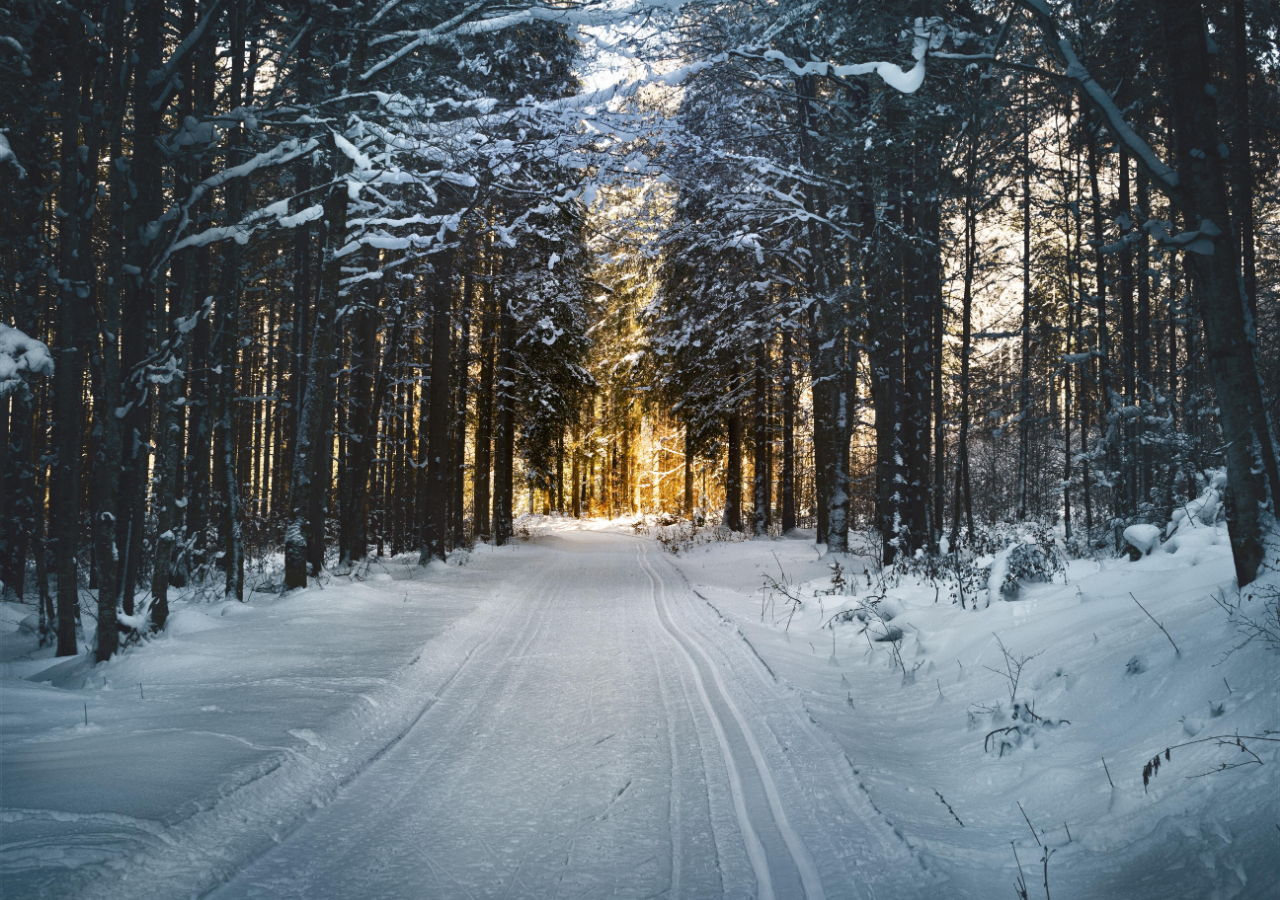
<file: BlurHover (HTML SCSS CSS)/index.html>
<!DOCTYPE html>
<html lang="en">

<head>
    <meta charset="UTF-8">
    <meta name="viewport" content="width=device-width, initial-scale=1.0">
    <title>Document</title>

    <link rel="stylesheet" href="assets/css/style.css">
</head>

<body>
    <section class="conteiner">
        <div class="conteiner__loyer-one"></div>
        <div class="conteiner__loyer-two"></div>
    </section>



</body>

</html>
</file>
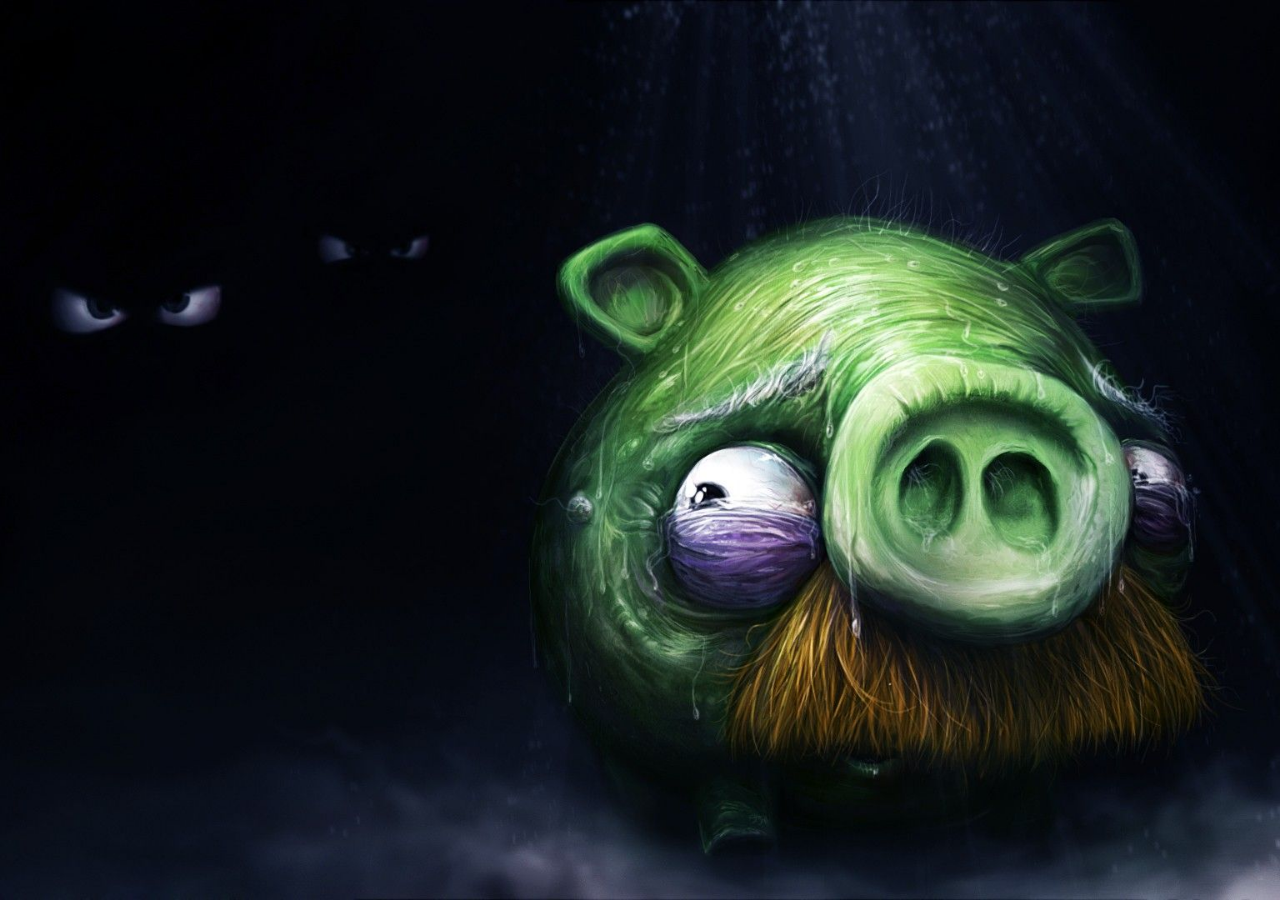
<file: CssVar/index.html>
<!DOCTYPE html>
<html lang="en">

<head>
    <meta charset="UTF-8">
    <meta name="viewport" content="width=device-width, initial-scale=1.0">
    <title>Document</title>
    <link rel="stylesheet" href="assets/css/style.css">
</head>

<body>
    <section class="section">
        <div class="section__content"></div>
    </section>

    <script src="assets/js/main.js"></script>

</body>

</html>
</file>
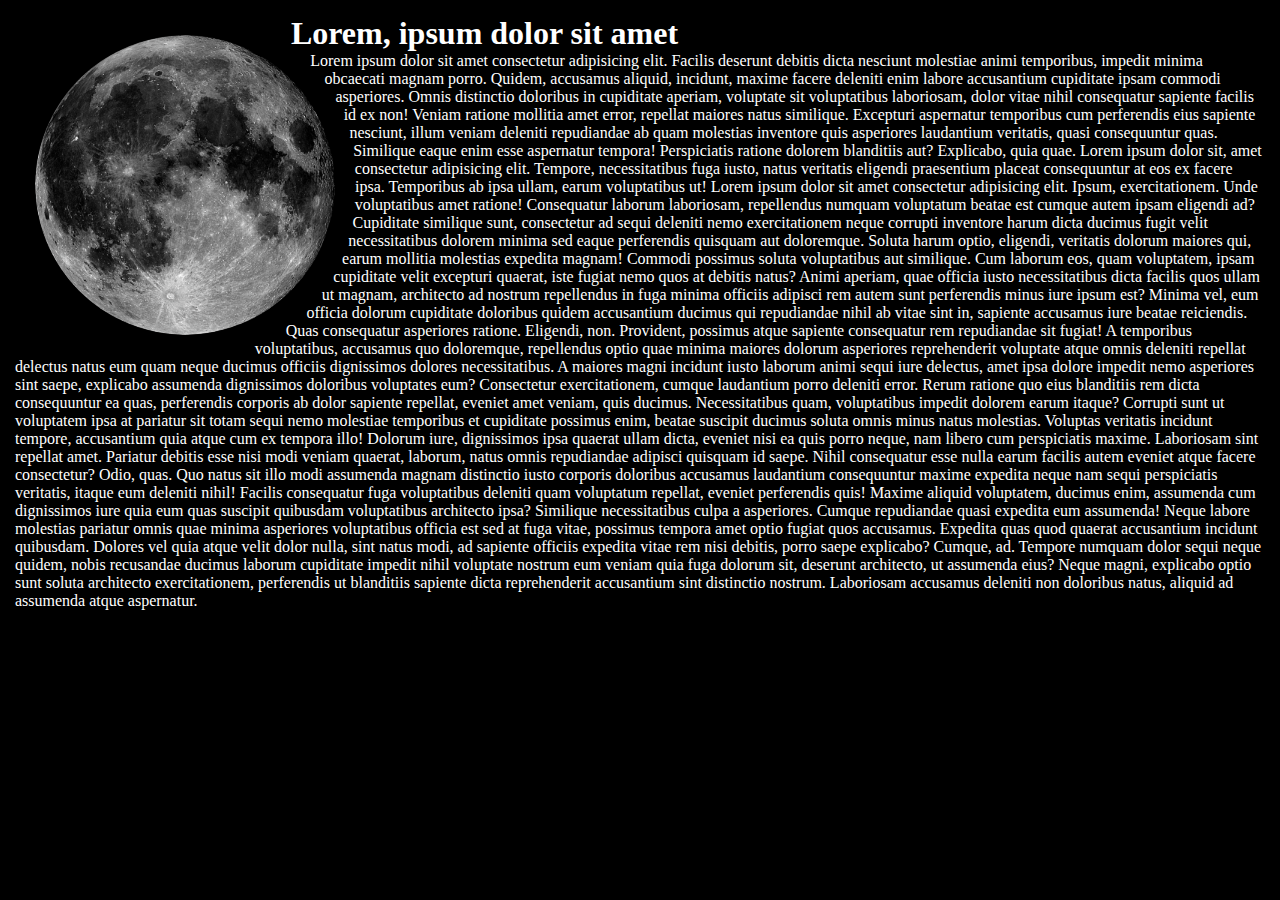
<file: Flow around image(HTML SCSS CSS)/index.html>
<!DOCTYPE html>
<html lang="en">

<head>
    <meta charset="UTF-8">
    <meta name="viewport" content="width=device-width, initial-scale=1.0">
    <title>Document</title>
    <link rel="stylesheet" href="assets/css/style.css">
</head>

<body>
    <section>
        <div class="circle circle-one">
            <img class="img" src="assets/img/sun.png" alt="">
        </div>   

        <div class="text">
            <h1>Lorem, ipsum dolor sit amet</h1>
            <p>Lorem ipsum dolor sit amet consectetur adipisicing elit. Facilis deserunt debitis dicta nesciunt
                molestiae animi temporibus, impedit minima obcaecati magnam porro. Quidem, accusamus aliquid, incidunt,
                maxime facere deleniti enim labore accusantium cupiditate ipsam commodi asperiores. Omnis distinctio
                doloribus in cupiditate aperiam, voluptate sit voluptatibus laboriosam, dolor vitae nihil consequatur
                sapiente facilis id ex non! Veniam ratione mollitia amet error, repellat maiores natus similique.
                Excepturi aspernatur temporibus cum perferendis eius sapiente nesciunt, illum veniam deleniti
                repudiandae ab quam molestias inventore quis asperiores laudantium veritatis, quasi consequuntur quas.
                Similique eaque enim esse aspernatur tempora! Perspiciatis ratione dolorem blanditiis aut? Explicabo,
                quia quae. Lorem ipsum dolor sit, amet consectetur adipisicing elit. Tempore, necessitatibus fuga iusto,
                natus veritatis eligendi praesentium placeat consequuntur at eos ex facere ipsa. Temporibus ab ipsa
                ullam, earum voluptatibus ut! Lorem ipsum dolor sit amet consectetur adipisicing elit. Ipsum,
                exercitationem. Unde voluptatibus amet ratione! Consequatur laborum laboriosam, repellendus numquam
                voluptatum beatae est cumque autem ipsam eligendi ad? Cupiditate similique sunt, consectetur ad sequi
                deleniti nemo exercitationem neque corrupti inventore harum dicta ducimus fugit velit necessitatibus
                dolorem minima sed eaque perferendis quisquam aut doloremque. Soluta harum optio, eligendi, veritatis
                dolorum maiores qui, earum mollitia molestias expedita magnam! Commodi possimus soluta voluptatibus aut
                similique. Cum laborum eos, quam voluptatem, ipsam cupiditate velit excepturi quaerat, iste fugiat nemo
                quos at debitis natus? Animi aperiam, quae officia iusto necessitatibus dicta facilis quos ullam ut
                magnam, architecto ad nostrum repellendus in fuga minima officiis adipisci rem autem sunt perferendis
                minus iure ipsum est? Minima vel, eum officia dolorum cupiditate doloribus quidem accusantium ducimus
                qui repudiandae nihil ab vitae sint in, sapiente accusamus iure beatae reiciendis. Quas consequatur
                asperiores ratione. Eligendi, non. Provident, possimus atque sapiente consequatur rem repudiandae sit
                fugiat! A temporibus voluptatibus, accusamus quo doloremque, repellendus optio quae minima maiores
                dolorum asperiores reprehenderit voluptate atque omnis deleniti repellat delectus natus eum quam neque
                ducimus officiis dignissimos dolores necessitatibus. A maiores magni incidunt iusto laborum animi sequi
                iure delectus, amet ipsa dolore impedit nemo asperiores sint saepe, explicabo assumenda dignissimos
                doloribus voluptates eum? Consectetur exercitationem, cumque laudantium porro deleniti error. Rerum
                ratione quo eius blanditiis rem dicta consequuntur ea quas, perferendis corporis ab dolor sapiente
                repellat, eveniet amet veniam, quis ducimus. Necessitatibus quam, voluptatibus impedit dolorem earum
                itaque? Corrupti sunt ut voluptatem ipsa at pariatur sit totam sequi nemo molestiae temporibus et
                cupiditate possimus enim, beatae suscipit ducimus soluta omnis minus natus molestias. Voluptas veritatis
                incidunt tempore, accusantium quia atque cum ex tempora illo! Dolorum iure, dignissimos ipsa quaerat
                ullam dicta, eveniet nisi ea quis porro neque, nam libero cum perspiciatis maxime. Laboriosam sint
                repellat amet. Pariatur debitis esse nisi modi veniam quaerat, laborum, natus omnis repudiandae adipisci
                quisquam id saepe. Nihil consequatur esse nulla earum facilis autem eveniet atque facere consectetur?
                Odio, quas. Quo natus sit illo modi assumenda magnam distinctio iusto corporis doloribus accusamus
                laudantium consequuntur maxime expedita neque nam sequi perspiciatis veritatis, itaque eum deleniti
                nihil! Facilis consequatur fuga voluptatibus deleniti quam voluptatum repellat, eveniet perferendis
                quis! Maxime aliquid voluptatem, ducimus enim, assumenda cum dignissimos iure quia eum quas suscipit
                quibusdam voluptatibus architecto ipsa? Similique necessitatibus culpa a asperiores. Cumque repudiandae
                quasi expedita eum assumenda! Neque labore molestias pariatur omnis quae minima asperiores voluptatibus
                officia est sed at fuga vitae, possimus tempora amet optio fugiat quos accusamus. Expedita quas quod
                quaerat accusantium incidunt quibusdam. Dolores vel quia atque velit dolor nulla, sint natus modi, ad
                sapiente officiis expedita vitae rem nisi debitis, porro saepe explicabo? Cumque, ad. Tempore numquam
                dolor sequi neque quidem, nobis recusandae ducimus laborum cupiditate impedit nihil voluptate nostrum
                eum veniam quia fuga dolorum sit, deserunt architecto, ut assumenda eius? Neque magni, explicabo optio
                sunt soluta architecto exercitationem, perferendis ut blanditiis sapiente dicta reprehenderit
                accusantium sint distinctio nostrum. Laboriosam accusamus deleniti non doloribus natus, aliquid ad
                assumenda atque aspernatur.
            </p>
        </div>
    </section>
</body>

</html>
</file>
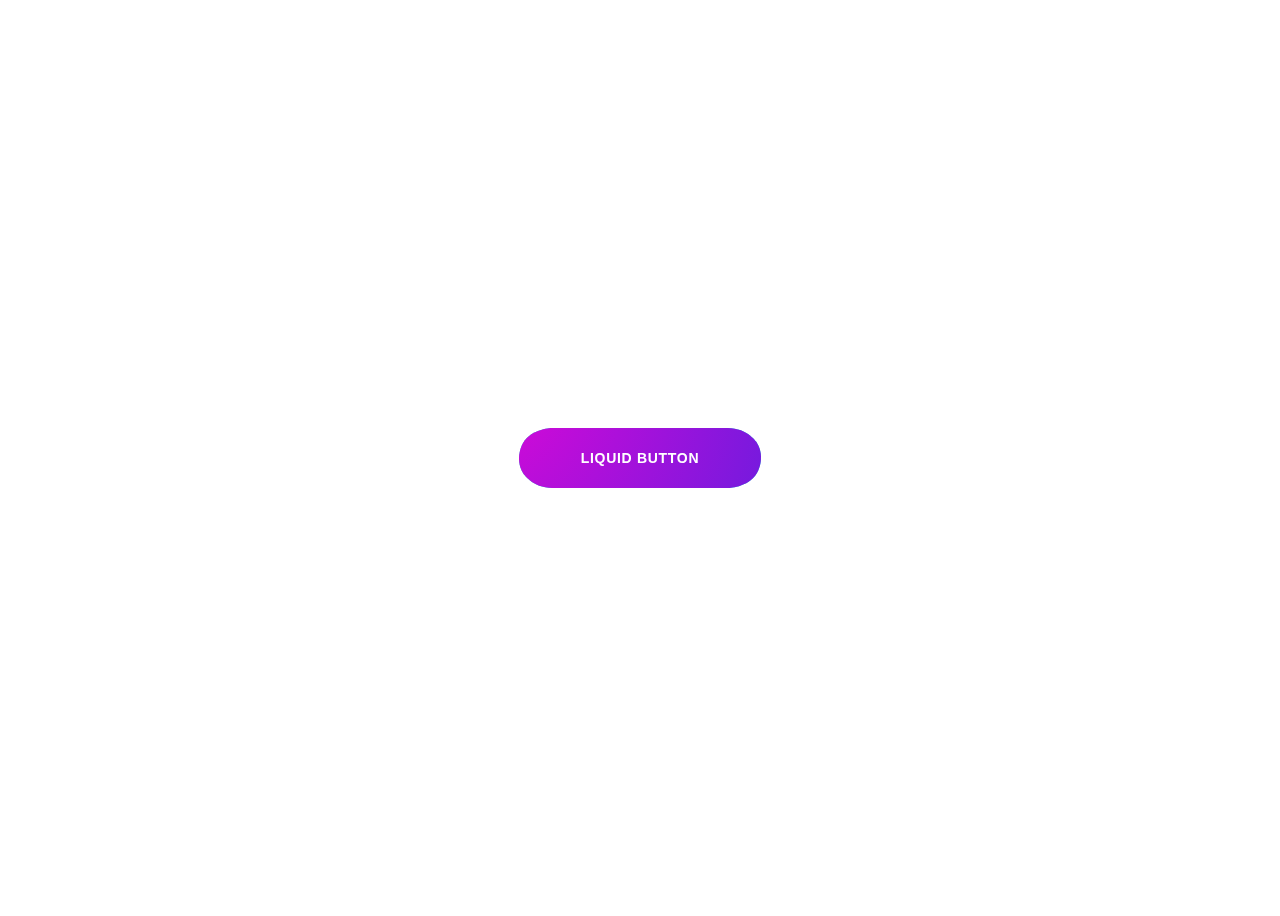
<file: LiquidButton(HTML SCSS CSS JS )/index.html>
<!DOCTYPE html>
<html lang="en">

<head>
    <meta charset="UTF-8">
    <meta name="viewport" content="width=device-width, initial-scale=1.0">
    <title>Document</title>
    <link rel="stylesheet" href="assets/css/style.css">
</head>

<body>
    <a href="" class="btn-liquid">
        <span class="inner">Liquid button</span>
    </a> 

    <script src="https://code.jquery.com/jquery-3.5.1.min.js"></script>
    <script src="assets/js/main.js"></script>
</body>

</html>
</file>
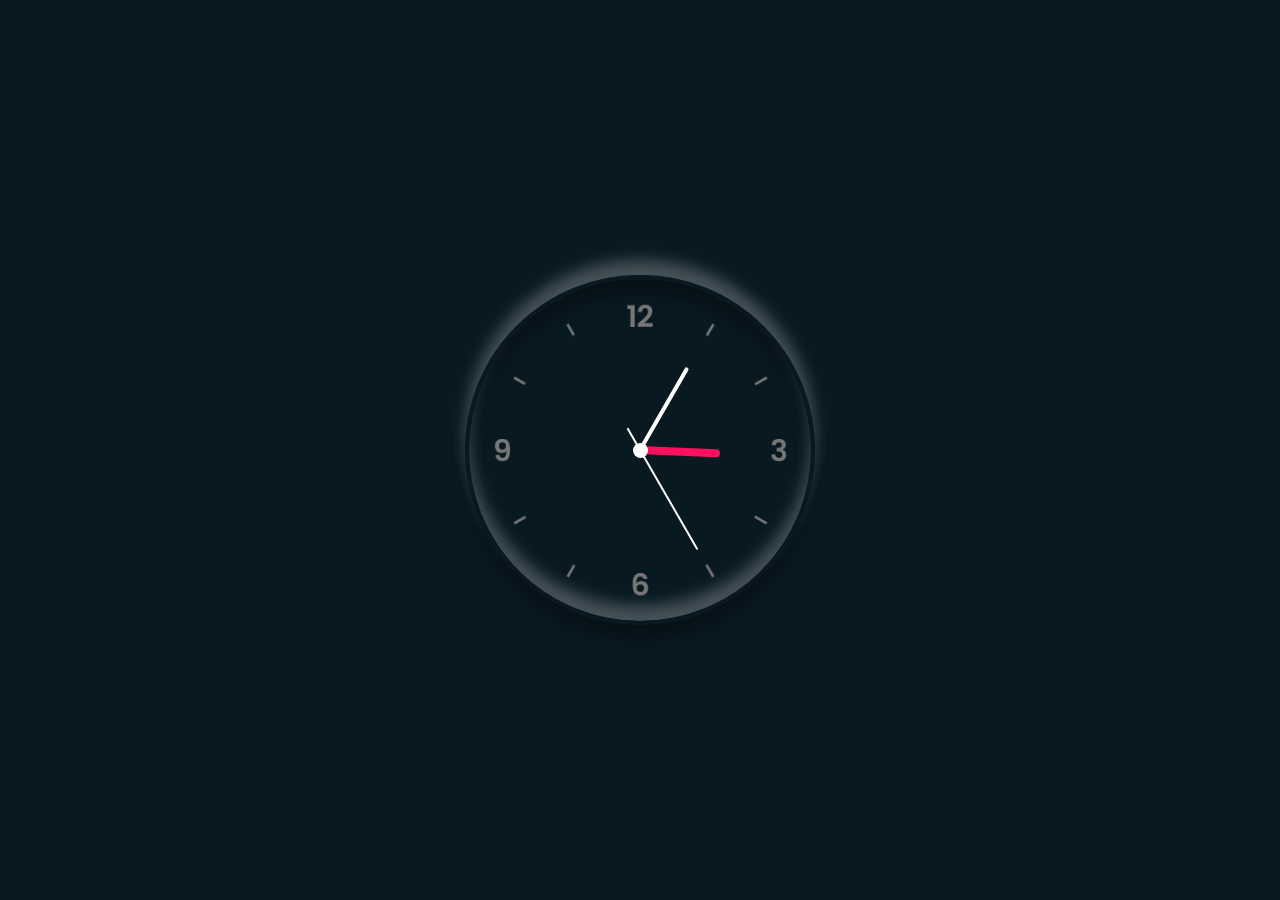
<file: PerfectTiming/index.html>
<!DOCTYPE html>
<html lang="en">

<head>
    <meta charset="UTF-8">
    <meta name="viewport" content="width=device-width, initial-scale=1.0">
    <title>Document</title>
    <link rel="stylesheet" href="assets/css/style.css">
</head>

<body>

    <section>
        <div class="clock">
            <div class="clock__hour">
                <div class="clock__hr"></div>
            </div>
            <div class="clock__min">
                <div class="clock__mn"></div>
            </div>
            <div class="clock__sec">
                <div class="clock__sc"></div>
            </div>
        </div>
    </section>

</body>

<script src="assets/js/main.js"></script>

</html>
</file>
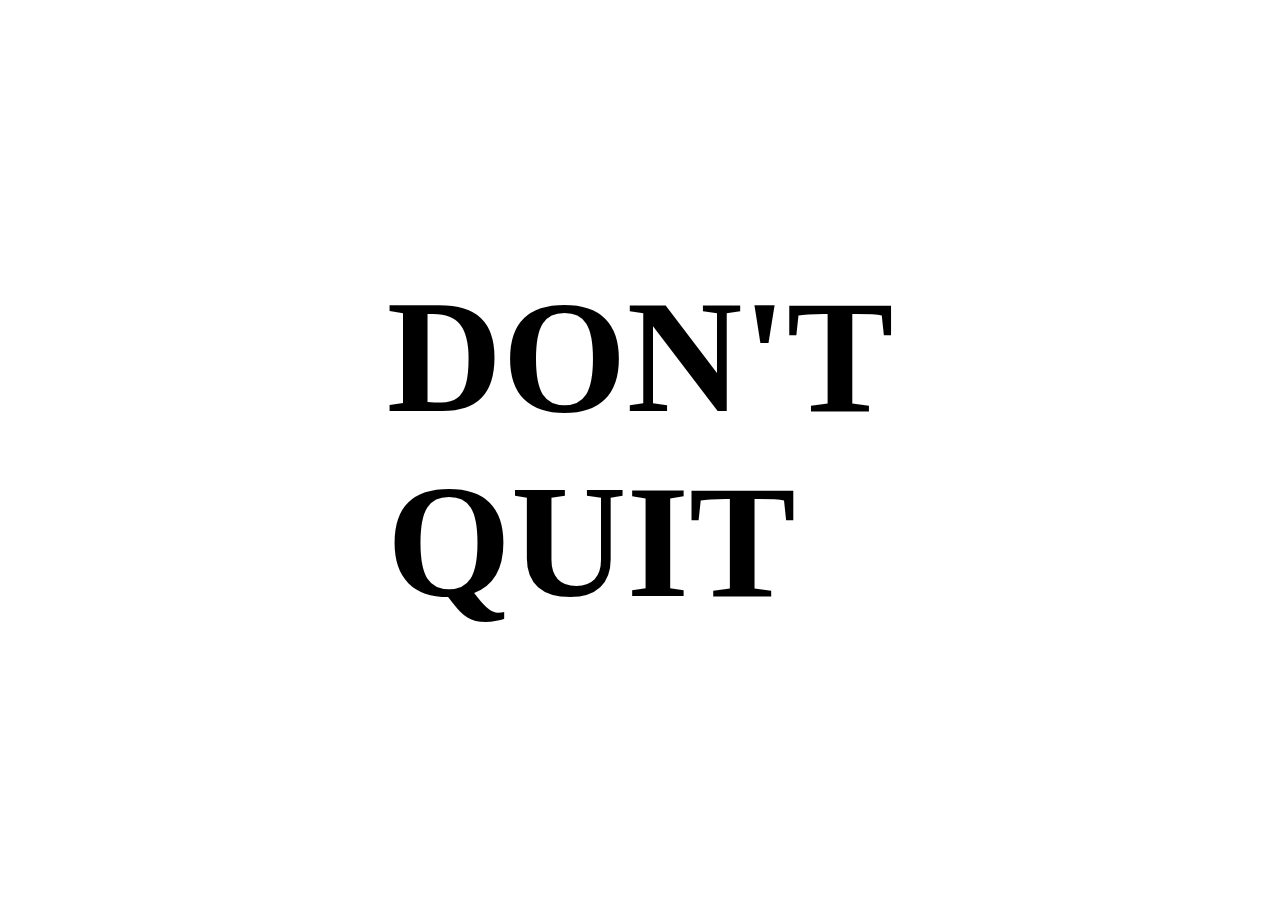
<file: StrikethroughText/index.html>
<!DOCTYPE html>
<html lang="en">

<head>
    <meta charset="UTF-8">
    <meta name="viewport" content="width=device-width, initial-scale=1.0">
    <title>Document</title>
    <link rel="stylesheet" href="assets/css/style.css">
</head>

<body>
    <h1>
        <span class="text">Do<span class="hide">n't</span></span>
        <span class="text"><span class="hide">Qu</span>it</span>
    </h1>
</body>

</html>
</file>
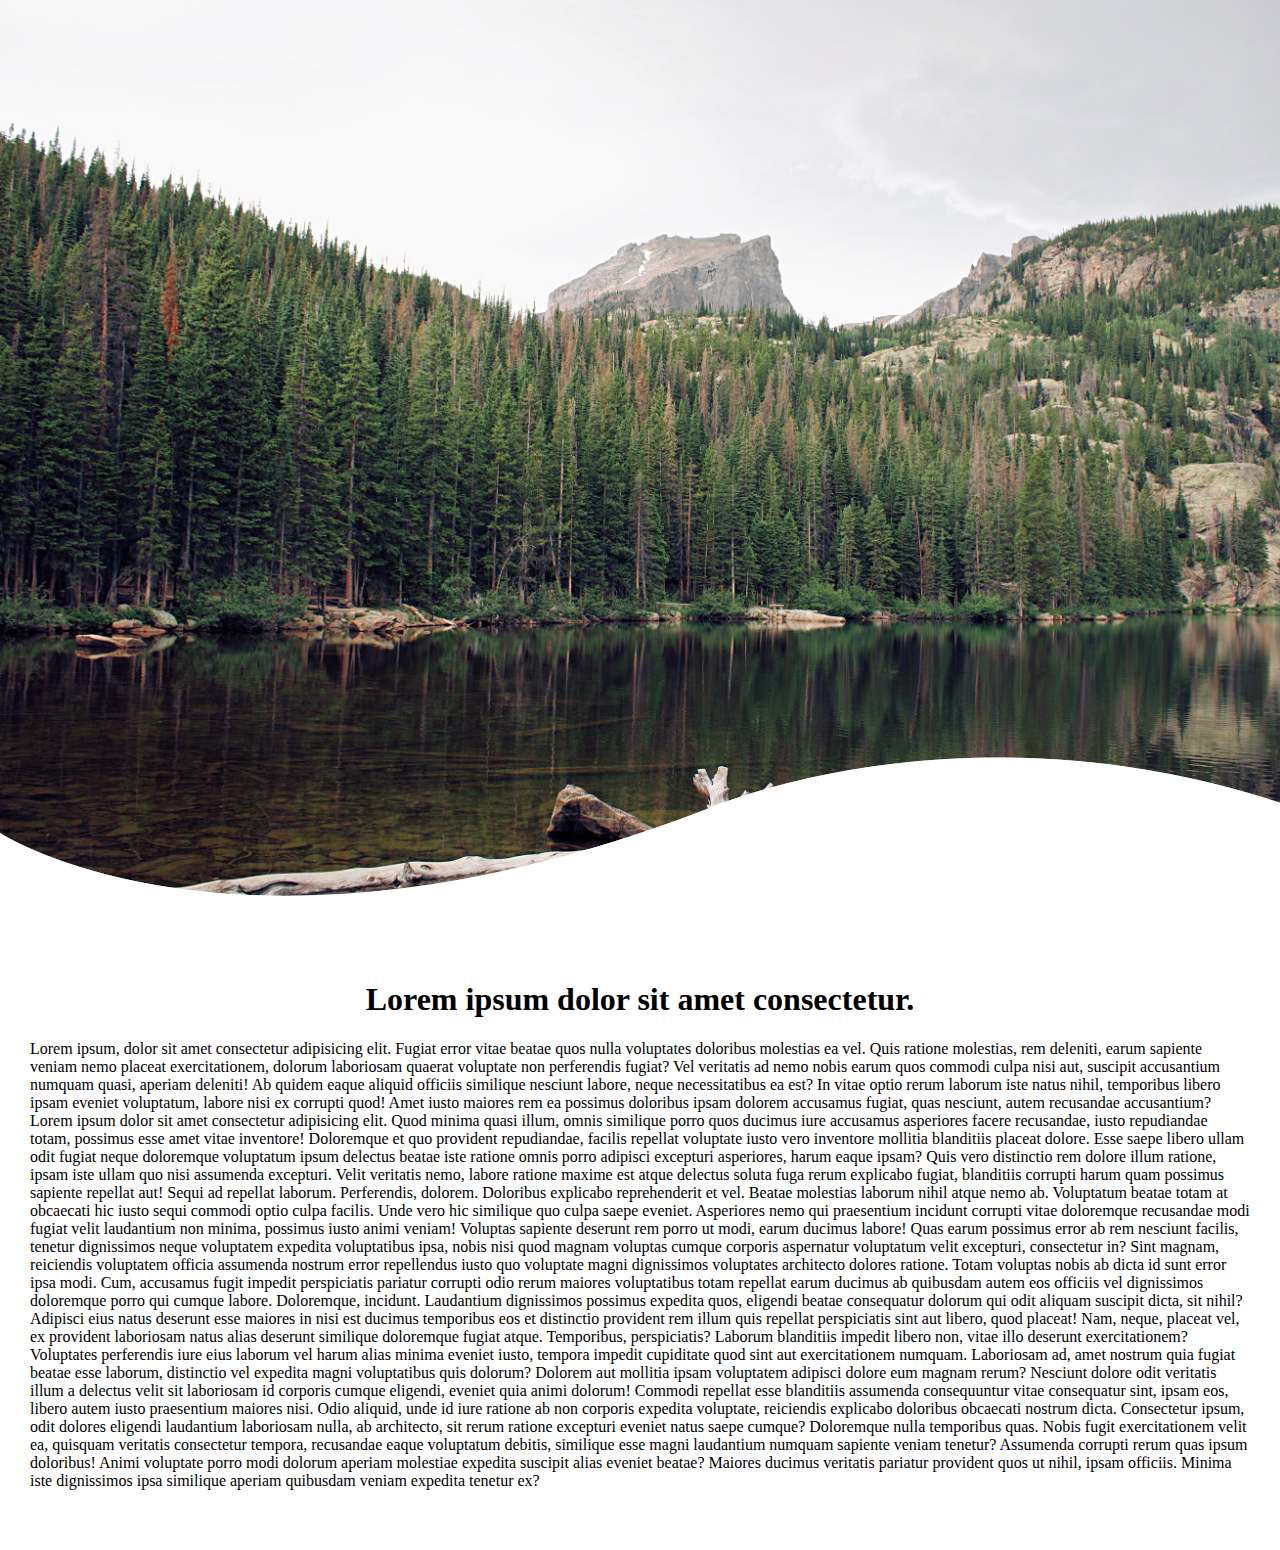
<file: Wave (HTML SCSS CSS)/index.html>
<!DOCTYPE html>
<html lang="en">

<head>
    <meta charset="UTF-8">
    <meta name="viewport" content="width=device-width, initial-scale=1.0">
    <title>Document</title>

    <link rel="stylesheet" href="assets/css/style.css">
</head>

<body>
    <section class="wave-wrapp">
        <div class="wave"></div>
    </section>

    <section class="content">
        <h1 class="tittle">Lorem ipsum dolor sit amet consectetur.</h1>
        Lorem ipsum, dolor sit amet consectetur adipisicing elit. Fugiat error vitae beatae quos nulla voluptates
        doloribus molestias ea vel. Quis ratione molestias, rem deleniti, earum sapiente veniam nemo placeat
        exercitationem, dolorum laboriosam quaerat voluptate non perferendis fugiat? Vel veritatis ad nemo nobis earum
        quos commodi culpa nisi aut, suscipit accusantium numquam quasi, aperiam deleniti! Ab quidem eaque aliquid
        officiis similique nesciunt labore, neque necessitatibus ea est? In vitae optio rerum laborum iste natus nihil,
        temporibus libero ipsam eveniet voluptatum, labore nisi ex corrupti quod! Amet iusto maiores rem ea possimus
        doloribus ipsam dolorem accusamus fugiat, quas nesciunt, autem recusandae accusantium? Lorem ipsum dolor sit
        amet consectetur adipisicing elit. Quod minima quasi illum, omnis similique porro quos ducimus iure accusamus
        asperiores facere recusandae, iusto repudiandae totam, possimus esse amet vitae inventore! Doloremque et quo
        provident repudiandae, facilis repellat voluptate iusto vero inventore mollitia blanditiis placeat dolore. Esse
        saepe libero ullam odit fugiat neque doloremque voluptatum ipsum delectus beatae iste ratione omnis porro
        adipisci excepturi asperiores, harum eaque ipsam? Quis vero distinctio rem dolore illum ratione, ipsam iste
        ullam quo nisi assumenda excepturi. Velit veritatis nemo, labore ratione maxime est atque delectus soluta fuga
        rerum explicabo fugiat, blanditiis corrupti harum quam possimus sapiente repellat aut! Sequi ad repellat
        laborum. Perferendis, dolorem. Doloribus explicabo reprehenderit et vel. Beatae molestias laborum nihil atque
        nemo ab. Voluptatum beatae totam at obcaecati hic iusto sequi commodi optio culpa facilis. Unde vero hic
        similique quo culpa saepe eveniet. Asperiores nemo qui praesentium incidunt corrupti vitae doloremque recusandae
        modi fugiat velit laudantium non minima, possimus iusto animi veniam! Voluptas sapiente deserunt rem porro ut
        modi, earum ducimus labore! Quas earum possimus error ab rem nesciunt facilis, tenetur dignissimos neque
        voluptatem expedita voluptatibus ipsa, nobis nisi quod magnam voluptas cumque corporis aspernatur voluptatum
        velit excepturi, consectetur in? Sint magnam, reiciendis voluptatem officia assumenda nostrum error repellendus
        iusto quo voluptate magni dignissimos voluptates architecto dolores ratione. Totam voluptas nobis ab dicta id
        sunt error ipsa modi. Cum, accusamus fugit impedit perspiciatis pariatur corrupti odio rerum maiores
        voluptatibus totam repellat earum ducimus ab quibusdam autem eos officiis vel dignissimos doloremque porro qui
        cumque labore. Doloremque, incidunt. Laudantium dignissimos possimus expedita quos, eligendi beatae consequatur
        dolorum qui odit aliquam suscipit dicta, sit nihil? Adipisci eius natus deserunt esse maiores in nisi est
        ducimus temporibus eos et distinctio provident rem illum quis repellat perspiciatis sint aut libero, quod
        placeat! Nam, neque, placeat vel, ex provident laboriosam natus alias deserunt similique doloremque fugiat
        atque. Temporibus, perspiciatis? Laborum blanditiis impedit libero non, vitae illo deserunt exercitationem?
        Voluptates perferendis iure eius laborum vel harum alias minima eveniet iusto, tempora impedit cupiditate quod
        sint aut exercitationem numquam. Laboriosam ad, amet nostrum quia fugiat beatae esse laborum, distinctio vel
        expedita magni voluptatibus quis dolorum? Dolorem aut mollitia ipsam voluptatem adipisci dolore eum magnam
        rerum? Nesciunt dolore odit veritatis illum a delectus velit sit laboriosam id corporis cumque eligendi, eveniet
        quia animi dolorum! Commodi repellat esse blanditiis assumenda consequuntur vitae consequatur sint, ipsam eos,
        libero autem iusto praesentium maiores nisi. Odio aliquid, unde id iure ratione ab non corporis expedita
        voluptate, reiciendis explicabo doloribus obcaecati nostrum dicta. Consectetur ipsum, odit dolores eligendi
        laudantium laboriosam nulla, ab architecto, sit rerum ratione excepturi eveniet natus saepe cumque? Doloremque
        nulla temporibus quas. Nobis fugit exercitationem velit ea, quisquam veritatis consectetur tempora, recusandae
        eaque voluptatum debitis, similique esse magni laudantium numquam sapiente veniam tenetur? Assumenda corrupti
        rerum quas ipsum doloribus! Animi voluptate porro modi dolorum aperiam molestiae expedita suscipit alias eveniet
        beatae? Maiores ducimus veritatis pariatur provident quos ut nihil, ipsam officiis. Minima iste dignissimos ipsa
        similique aperiam quibusdam veniam expedita tenetur ex?
    </section>

</body>

</html>
</file>
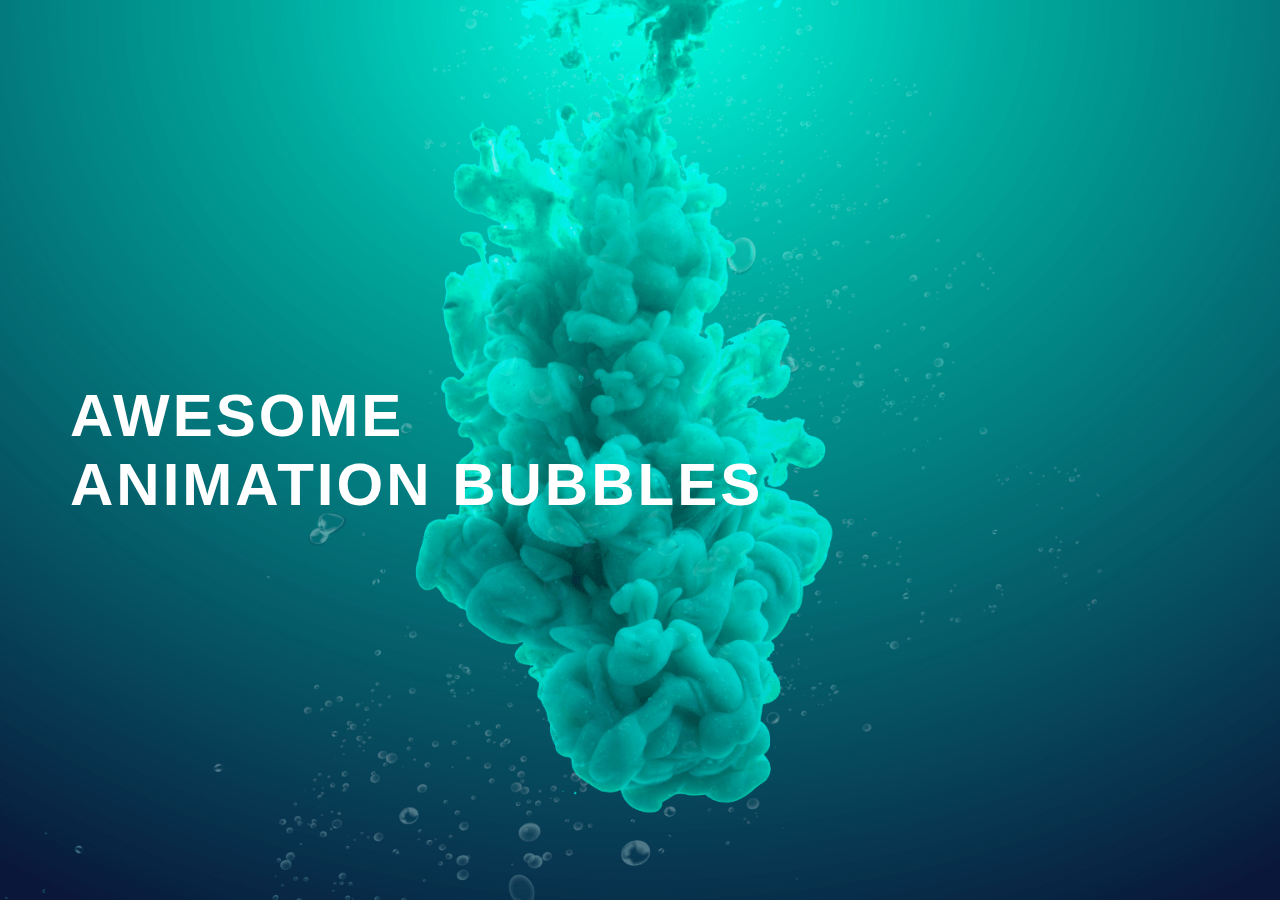
<file: background/Bubble(HTML SCSS CSS)/index.html>
<!DOCTYPE html>
<html lang="en">

<head>
    <meta charset="UTF-8">
    <meta name="viewport" content="width=device-width, initial-scale=1.0">
    <title>Document</title>
    <link rel="stylesheet" href="assets/css/style.css">
</head>

<body>
    <section class="bg">
        <div class="bg__content">
            <h1 class="bg__tittle">Awesome<br> animation bubbles</h1>
        </div>
        <div class="bg__bubble-wrapp">
            <img src="assets/img/bubble.png" alt="" class="bg__bubble">
            <img src="assets/img/bubble.png" alt="" class="bg__bubble">
            <img src="assets/img/bubble.png" alt="" class="bg__bubble">
            <img src="assets/img/bubble.png" alt="" class="bg__bubble">
            <img src="assets/img/bubble.png" alt="" class="bg__bubble">
            <img src="assets/img/bubble.png" alt="" class="bg__bubble">
            <img src="assets/img/bubble.png" alt="" class="bg__bubble">
            <img src="assets/img/bubble.png" alt="" class="bg__bubble">
        </div>
    </section>



</body>

</html>
</file>
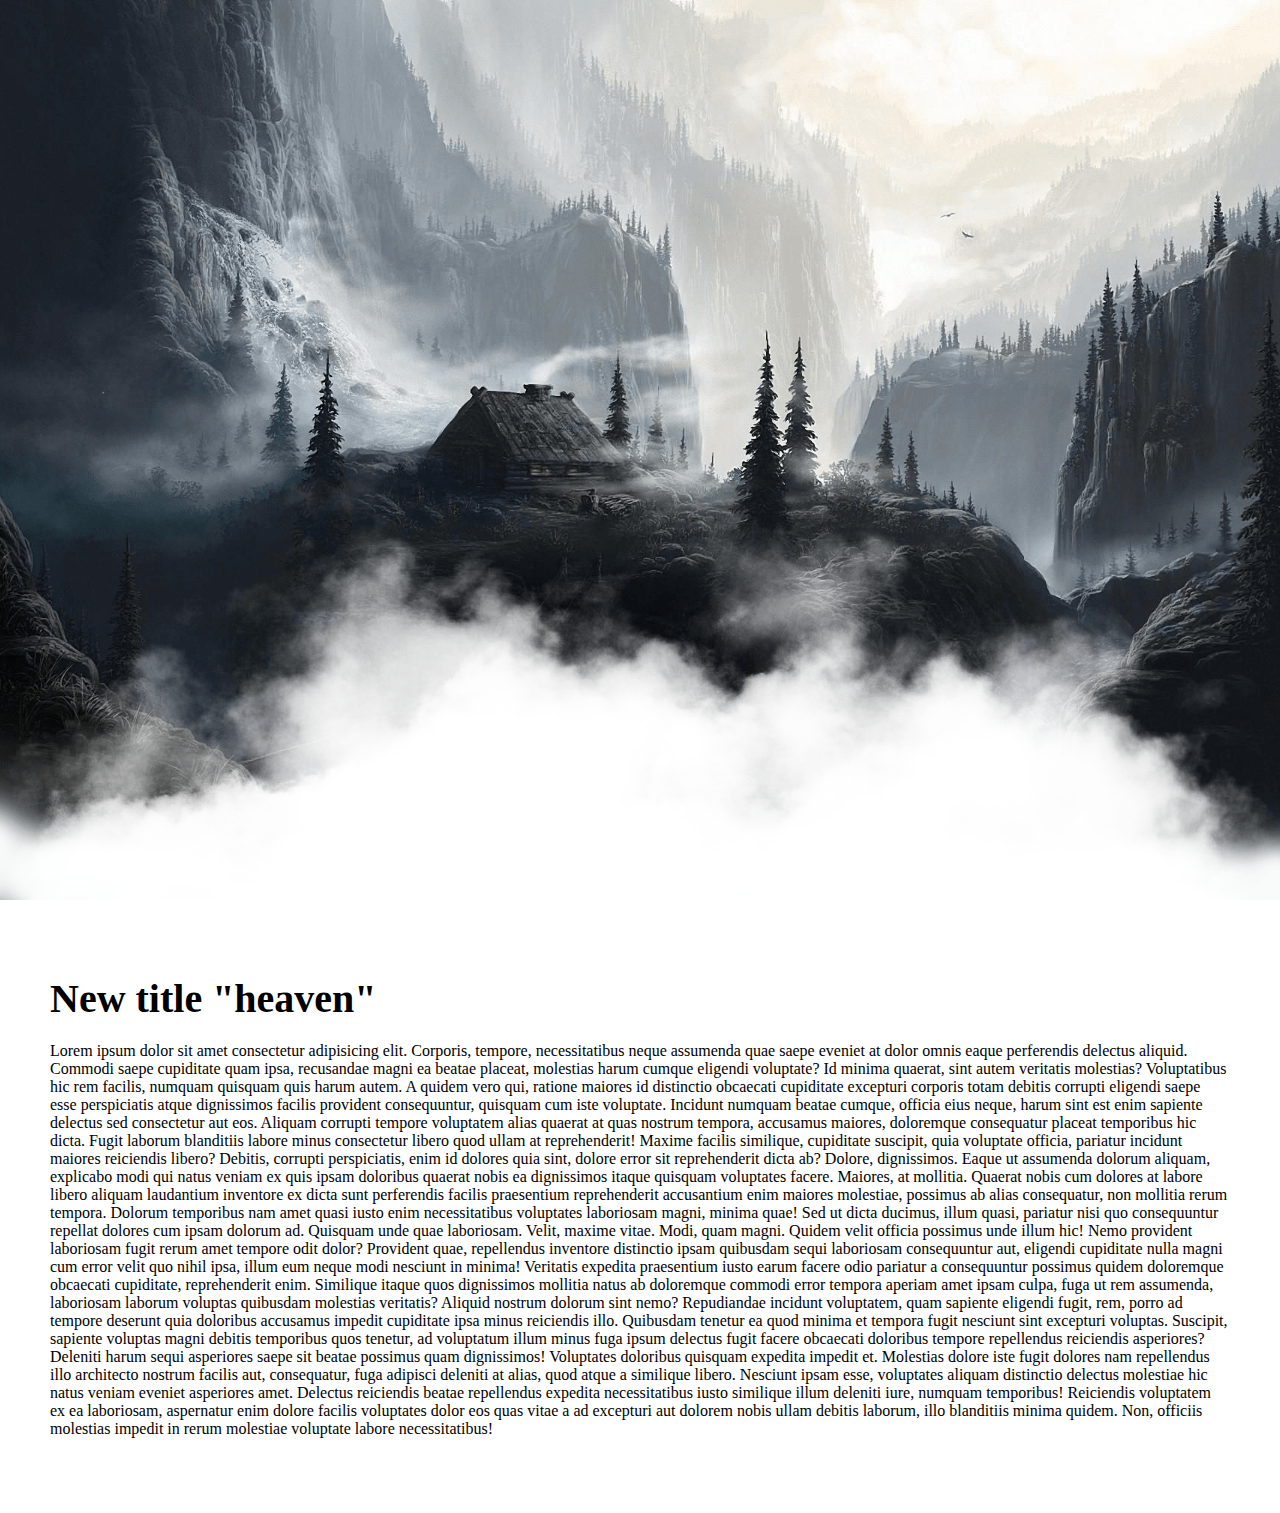
<file: background/Cloud/index.html>
<!DOCTYPE html>
<html lang="en">

<head>
    <meta charset="UTF-8">
    <meta name="viewport" content="width=device-width, initial-scale=1.0">
    <title>Document</title>
    <link rel="stylesheet" href="assets/css/style.css">
</head>

<body>
    <section class="heaven">
        <div class="heaven__clouds">
            <img src="assets/img/cloud1.png" style="--i:1;" alt="">
            <img src="assets/img/cloud2.png" style="--i:2;" alt="">
            <img src="assets/img/cloud3.png" style="--i:3;" alt="">
            <img src="assets/img/cloud4.png" style="--i:4;" alt="">
            <img src="assets/img/cloud5.png" style="--i:5;" alt="">
        </div>
    </section>
    <section class="section">
        <h2 class="section__title">New title "heaven"</h2>
        <p class="section__content">Lorem ipsum dolor sit amet consectetur adipisicing elit. Corporis, tempore,
            necessitatibus neque assumenda quae saepe eveniet at dolor omnis eaque perferendis delectus aliquid. Commodi
            saepe cupiditate quam ipsa, recusandae magni ea beatae placeat, molestias harum cumque eligendi voluptate?
            Id minima quaerat, sint autem veritatis molestias? Voluptatibus hic rem facilis, numquam quisquam quis harum
            autem. A quidem vero qui, ratione maiores id distinctio obcaecati cupiditate excepturi corporis totam
            debitis corrupti eligendi saepe esse perspiciatis atque dignissimos facilis provident consequuntur, quisquam
            cum iste voluptate. Incidunt numquam beatae cumque, officia eius neque, harum sint est enim sapiente
            delectus sed consectetur aut eos. Aliquam corrupti tempore voluptatem alias quaerat at quas nostrum tempora,
            accusamus maiores, doloremque consequatur placeat temporibus hic dicta. Fugit laborum blanditiis labore
            minus consectetur libero quod ullam at reprehenderit! Maxime facilis similique, cupiditate suscipit, quia
            voluptate officia, pariatur incidunt maiores reiciendis libero? Debitis, corrupti perspiciatis, enim id
            dolores quia sint, dolore error sit reprehenderit dicta ab? Dolore, dignissimos. Eaque ut assumenda dolorum
            aliquam, explicabo modi qui natus veniam ex quis ipsam doloribus quaerat nobis ea dignissimos itaque
            quisquam voluptates facere. Maiores, at mollitia. Quaerat nobis cum dolores at labore libero aliquam
            laudantium inventore ex dicta sunt perferendis facilis praesentium reprehenderit accusantium enim maiores
            molestiae, possimus ab alias consequatur, non mollitia rerum tempora. Dolorum temporibus nam amet quasi
            iusto enim necessitatibus voluptates laboriosam magni, minima quae! Sed ut dicta ducimus, illum quasi,
            pariatur nisi quo consequuntur repellat dolores cum ipsam dolorum ad. Quisquam unde quae laboriosam. Velit,
            maxime vitae. Modi, quam magni. Quidem velit officia possimus unde illum hic! Nemo provident laboriosam
            fugit rerum amet tempore odit dolor? Provident quae, repellendus inventore distinctio ipsam quibusdam sequi
            laboriosam consequuntur aut, eligendi cupiditate nulla magni cum error velit quo nihil ipsa, illum eum neque
            modi nesciunt in minima! Veritatis expedita praesentium iusto earum facere odio pariatur a consequuntur
            possimus quidem doloremque obcaecati cupiditate, reprehenderit enim. Similique itaque quos dignissimos
            mollitia natus ab doloremque commodi error tempora aperiam amet ipsam culpa, fuga ut rem assumenda,
            laboriosam laborum voluptas quibusdam molestias veritatis? Aliquid nostrum dolorum sint nemo? Repudiandae
            incidunt voluptatem, quam sapiente eligendi fugit, rem, porro ad tempore deserunt quia doloribus accusamus
            impedit cupiditate ipsa minus reiciendis illo. Quibusdam tenetur ea quod minima et tempora fugit nesciunt
            sint excepturi voluptas. Suscipit, sapiente voluptas magni debitis temporibus quos tenetur, ad voluptatum
            illum minus fuga ipsum delectus fugit facere obcaecati doloribus tempore repellendus reiciendis asperiores?
            Deleniti harum sequi asperiores saepe sit beatae possimus quam dignissimos! Voluptates doloribus quisquam
            expedita impedit et. Molestias dolore iste fugit dolores nam repellendus illo architecto nostrum facilis
            aut, consequatur, fuga adipisci deleniti at alias, quod atque a similique libero. Nesciunt ipsam esse,
            voluptates aliquam distinctio delectus molestiae hic natus veniam eveniet asperiores amet. Delectus
            reiciendis beatae repellendus expedita necessitatibus iusto similique illum deleniti iure, numquam
            temporibus! Reiciendis voluptatem ex ea laboriosam, aspernatur enim dolore facilis voluptates dolor eos quas
            vitae a ad excepturi aut dolorem nobis ullam debitis laborum, illo blanditiis minima quidem. Non, officiis
            molestias impedit in rerum molestiae voluptate labore necessitatibus!</p>

    </section>

</body>

</html>
</file>
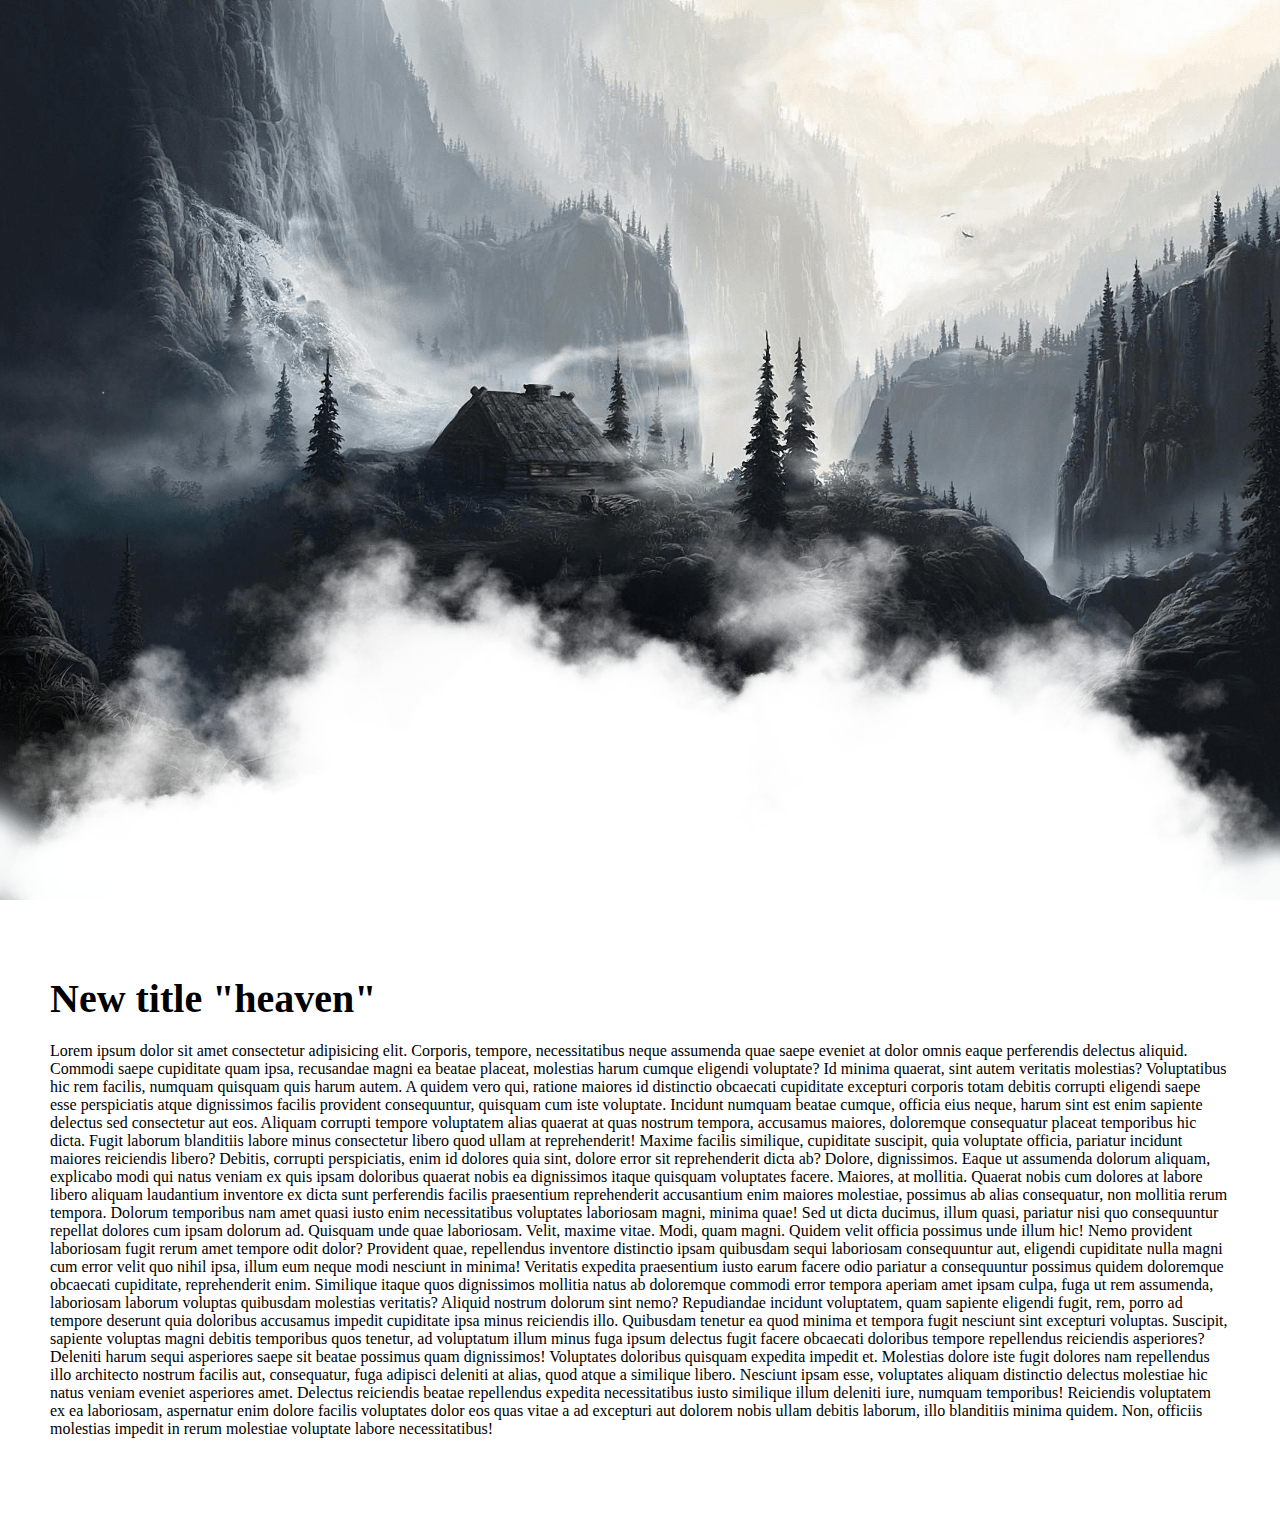
<file: background/CloudVersion2/index.html>
<!DOCTYPE html>
<html lang="en">

<head>
    <meta charset="UTF-8">
    <meta name="viewport" content="width=device-width, initial-scale=1.0">
    <title>Document</title>
    <link rel="stylesheet" href="assets/css/style.css">
</head>

<body>
    <section class="heaven">
        <div class="heaven__clouds">
            <img src="assets/img/cloud1.png" style="--i:1;" alt="">
            <img src="assets/img/cloud2.png" style="--i:2;" alt="">
            <img src="assets/img/cloud3.png" style="--i:3;" alt="">
            <img src="assets/img/cloud4.png" style="--i:4;" alt="">
            <img src="assets/img/cloud5.png" style="--i:5;" alt="">
            <img src="assets/img/cloud1.png" style="--i:10;" alt="">
            <img src="assets/img/cloud2.png" style="--i:9;" alt="">
            <img src="assets/img/cloud3.png" style="--i:8;" alt="">
            <img src="assets/img/cloud4.png" style="--i:7;" alt="">
            <img src="assets/img/cloud5.png" style="--i:6;" alt="">
        </div>
    </section>
    <section class="section">
        <h2 class="section__title">New title "heaven"</h2>
        <p class="section__content">Lorem ipsum dolor sit amet consectetur adipisicing elit. Corporis, tempore,
            necessitatibus neque assumenda quae saepe eveniet at dolor omnis eaque perferendis delectus aliquid. Commodi
            saepe cupiditate quam ipsa, recusandae magni ea beatae placeat, molestias harum cumque eligendi voluptate?
            Id minima quaerat, sint autem veritatis molestias? Voluptatibus hic rem facilis, numquam quisquam quis harum
            autem. A quidem vero qui, ratione maiores id distinctio obcaecati cupiditate excepturi corporis totam
            debitis corrupti eligendi saepe esse perspiciatis atque dignissimos facilis provident consequuntur, quisquam
            cum iste voluptate. Incidunt numquam beatae cumque, officia eius neque, harum sint est enim sapiente
            delectus sed consectetur aut eos. Aliquam corrupti tempore voluptatem alias quaerat at quas nostrum tempora,
            accusamus maiores, doloremque consequatur placeat temporibus hic dicta. Fugit laborum blanditiis labore
            minus consectetur libero quod ullam at reprehenderit! Maxime facilis similique, cupiditate suscipit, quia
            voluptate officia, pariatur incidunt maiores reiciendis libero? Debitis, corrupti perspiciatis, enim id
            dolores quia sint, dolore error sit reprehenderit dicta ab? Dolore, dignissimos. Eaque ut assumenda dolorum
            aliquam, explicabo modi qui natus veniam ex quis ipsam doloribus quaerat nobis ea dignissimos itaque
            quisquam voluptates facere. Maiores, at mollitia. Quaerat nobis cum dolores at labore libero aliquam
            laudantium inventore ex dicta sunt perferendis facilis praesentium reprehenderit accusantium enim maiores
            molestiae, possimus ab alias consequatur, non mollitia rerum tempora. Dolorum temporibus nam amet quasi
            iusto enim necessitatibus voluptates laboriosam magni, minima quae! Sed ut dicta ducimus, illum quasi,
            pariatur nisi quo consequuntur repellat dolores cum ipsam dolorum ad. Quisquam unde quae laboriosam. Velit,
            maxime vitae. Modi, quam magni. Quidem velit officia possimus unde illum hic! Nemo provident laboriosam
            fugit rerum amet tempore odit dolor? Provident quae, repellendus inventore distinctio ipsam quibusdam sequi
            laboriosam consequuntur aut, eligendi cupiditate nulla magni cum error velit quo nihil ipsa, illum eum neque
            modi nesciunt in minima! Veritatis expedita praesentium iusto earum facere odio pariatur a consequuntur
            possimus quidem doloremque obcaecati cupiditate, reprehenderit enim. Similique itaque quos dignissimos
            mollitia natus ab doloremque commodi error tempora aperiam amet ipsam culpa, fuga ut rem assumenda,
            laboriosam laborum voluptas quibusdam molestias veritatis? Aliquid nostrum dolorum sint nemo? Repudiandae
            incidunt voluptatem, quam sapiente eligendi fugit, rem, porro ad tempore deserunt quia doloribus accusamus
            impedit cupiditate ipsa minus reiciendis illo. Quibusdam tenetur ea quod minima et tempora fugit nesciunt
            sint excepturi voluptas. Suscipit, sapiente voluptas magni debitis temporibus quos tenetur, ad voluptatum
            illum minus fuga ipsum delectus fugit facere obcaecati doloribus tempore repellendus reiciendis asperiores?
            Deleniti harum sequi asperiores saepe sit beatae possimus quam dignissimos! Voluptates doloribus quisquam
            expedita impedit et. Molestias dolore iste fugit dolores nam repellendus illo architecto nostrum facilis
            aut, consequatur, fuga adipisci deleniti at alias, quod atque a similique libero. Nesciunt ipsam esse,
            voluptates aliquam distinctio delectus molestiae hic natus veniam eveniet asperiores amet. Delectus
            reiciendis beatae repellendus expedita necessitatibus iusto similique illum deleniti iure, numquam
            temporibus! Reiciendis voluptatem ex ea laboriosam, aspernatur enim dolore facilis voluptates dolor eos quas
            vitae a ad excepturi aut dolorem nobis ullam debitis laborum, illo blanditiis minima quidem. Non, officiis
            molestias impedit in rerum molestiae voluptate labore necessitatibus!</p>

    </section>

</body>

</html>
</file>
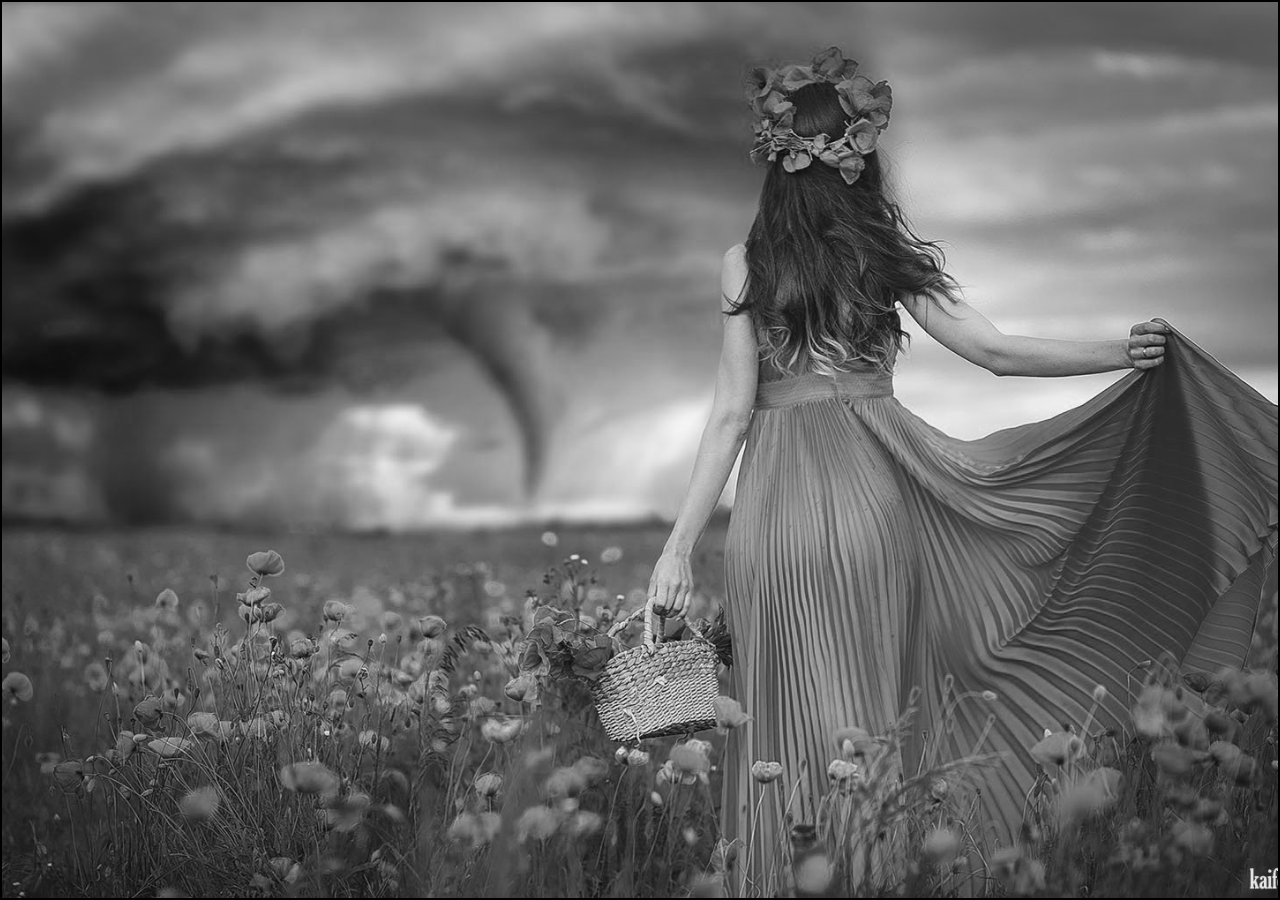
<file: background/ColorSlider/index.html>
<!DOCTYPE html>
<html lang="en">

<head>
    <meta charset="UTF-8">
    <meta name="viewport" content="width=device-width, initial-scale=1.0">
    <title>Document</title>
    <link rel="stylesheet" href="assets/css/style.css">
</head>

<body>
    <section>
        <div class="layer"></div>
    </section>   

    <script>
        let layer = document.querySelector('.layer');
        window.addEventListener('mousemove', (e) => {
            let x = e.clientX;
            layer.style.left = `${x}px`;
        })
    </script>

</body>

</html>
</file>
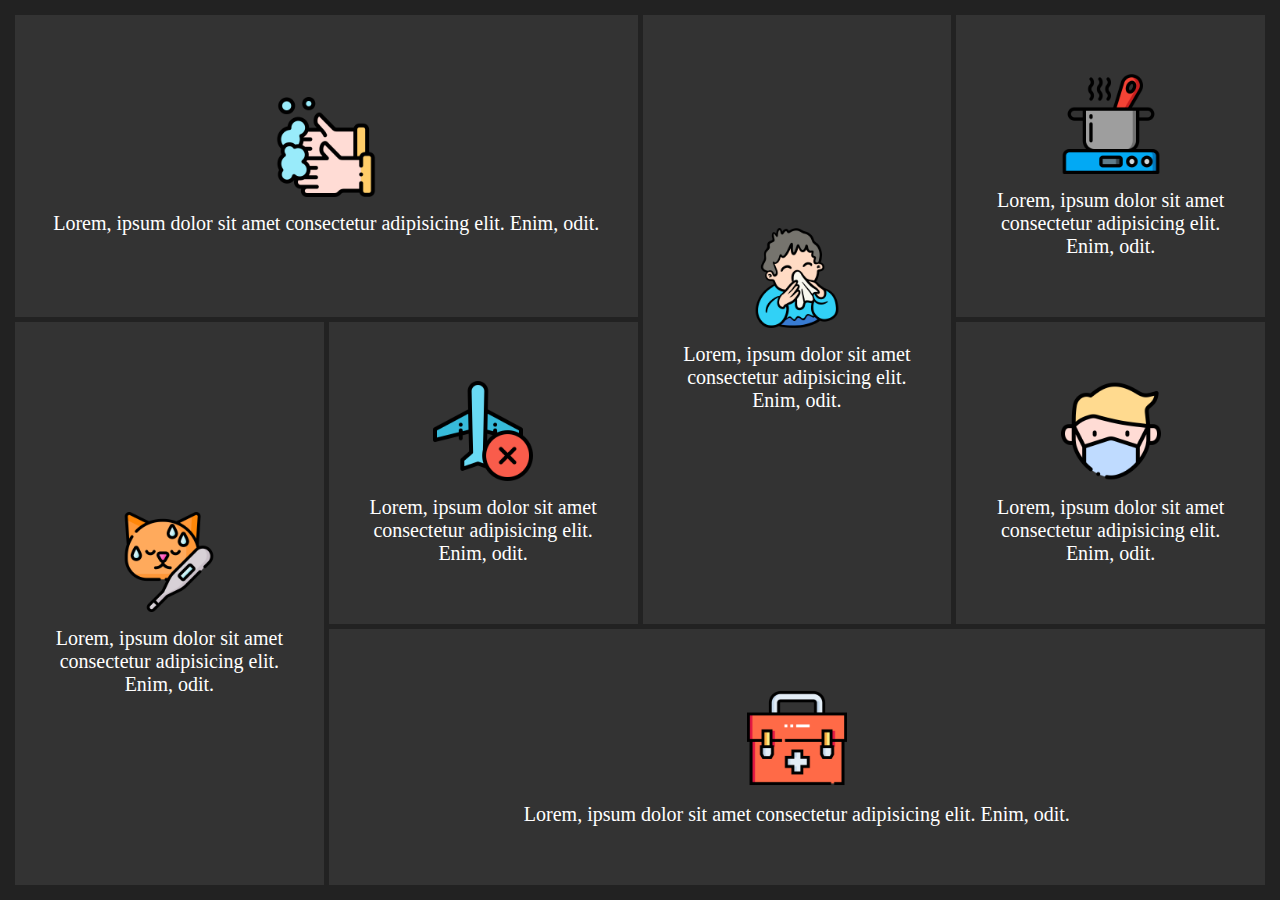
<file: background/FlexCards(+)/index.html>
<!DOCTYPE html>
<html lang="en">

<head>
    <meta charset="UTF-8">
    <meta name="viewport" content="width=device-width, initial-scale=1.0">
    <title>Document</title>
    <link rel="stylesheet" href="assets/css/style.css">
</head>

<body>
    <section class="conteiner">

        <div class="box">
            <div class="content">
                <img src="assets/img/washing-hand.png" alt="" class="content__img">
                <p class="content__text">Lorem, ipsum dolor sit amet consectetur adipisicing elit. Enim, odit.</p>
            </div>
        </div>
        <div class="box">
            <div class="content">
                <img src="assets/img/cold.png" alt="" class="content__img">
                <p class="content__text">Lorem, ipsum dolor sit amet consectetur adipisicing elit. Enim, odit.</p>
            </div>
        </div>
        <div class="box">
            <div class="content">
                <img src="assets/img/cooking.png" alt="" class="content__img">
                <p class="content__text">Lorem, ipsum dolor sit amet consectetur adipisicing elit. Enim, odit.</p>
            </div>
        </div>
        <div class="box">
            <div class="content">
                <img src="assets/img/fever.png" alt="" class="content__img">
                <p class="content__text">Lorem, ipsum dolor sit amet consectetur adipisicing elit. Enim, odit.</p>
            </div>
        </div>
        <div class="box">
            <div class="content">
                <img src="assets/img/first-aid-kit.png" alt="" class="content__img">
                <p class="content__text">Lorem, ipsum dolor sit amet consectetur adipisicing elit. Enim, odit.</p>
            </div>
        </div>
        <div class="box">
            <div class="content">
                <img src="assets/img/flight.png" alt="" class="content__img">
                <p class="content__text">Lorem, ipsum dolor sit amet consectetur adipisicing elit. Enim, odit.</p>
            </div>
        </div>
        <div class="box">
            <div class="content">
                <img src="assets/img/medical-mask.png" alt="" class="content__img">
                <p class="content__text">Lorem, ipsum dolor sit amet consectetur adipisicing elit. Enim, odit.</p>
            </div>
        </div>
    </section>
</body>

</html>
</file>
<file: BlurHover (HTML SCSS CSS)/assets/css/style.css>
body {
  margin: 0;
  padding: 0;
  -webkit-box-sizing: border-box;
          box-sizing: border-box;
}

.conteiner {
  width: 100%;
  height: 100vh;
}

.conteiner__loyer-one {
  opacity: 0;
  position: absolute;
  top: 49%;
  left: 50%;
  -webkit-transform: translate(-50%, -50%);
          transform: translate(-50%, -50%);
  background-image: url(../img/1.jpg);
  background-size: cover;
  background-position: center;
  width: 50%;
  height: 60%;
  z-index: 2;
  -webkit-transition: 1s;
  transition: 1s;
}

.conteiner__loyer-one:hover {
  opacity: 1;
  -webkit-box-shadow: 0 25px 60px rgba(0, 0, 0, 0.8);
          box-shadow: 0 25px 60px rgba(0, 0, 0, 0.8);
}

.conteiner__loyer-one:hover ~ .conteiner__loyer-two {
  -webkit-filter: blur(10px);
          filter: blur(10px);
}

.conteiner__loyer-two {
  position: absolute;
  top: 0;
  left: 0;
  width: 100%;
  height: 100%;
  background-image: url(../img/1.jpg);
  background-size: cover;
  background-repeat: no-repeat;
  background-position: center;
  background-attachment: fixed;
  -webkit-transition: 1s;
  transition: 1s;
}
/*# sourceMappingURL=style.css.map */
</file>
<file: CssVar/assets/css/style.css>
* {
  margin: 0;
  padding: 0;
  -webkit-box-sizing: border-box;
          box-sizing: border-box;
}

.section {
  background: #000;
}

.section__content {
  width: 100%;
  height: 100vh;
  background-image: url(../img/one.jpg);
  background-repeat: no-repeat;
  background-size: cover;
  background-position: center;
  -webkit-clip-path: circle(150px at var(--x) var(--y));
          clip-path: circle(150px at var(--x) var(--y));
}
/*# sourceMappingURL=style.css.map */
</file>
<file: Flow around image(HTML SCSS CSS)/assets/css/style.css>
* {
  margin: 0;
  padding: 0;
  -webkit-box-sizing: border-box;
          box-sizing: border-box;
  color: white;
}

body {
  background-color: black;
}

section {
  position: relative;
  width: 100%;
  padding: 15px;
}

.circle {
  position: relative;
  overflow: hidden;
  shape-outside: circle();
}

.circle-one {
  width: 300px;
  height: 300px;
  border-radius: 50%;
  margin: 20px;
  float: left;
}

.img {
  position: absolute;
  top: 0;
  left: 0;
  width: 100%;
  height: 100%;
  -o-object-fit: cover;
     object-fit: cover;
}
/*# sourceMappingURL=style.css.map */
</file>
<file: LiquidButton(HTML SCSS CSS JS )/assets/css/style.css>
body {
  display: -webkit-box;
  display: -webkit-flex;
  display: -ms-flexbox;
  display: flex;
  min-height: 100vh;
  -webkit-box-align: center;
  -webkit-align-items: center;
      -ms-flex-align: center;
          align-items: center;
  -webkit-box-sizing: border-box;
          box-sizing: border-box;
  -webkit-box-pack: center;
  -webkit-justify-content: center;
      -ms-flex-pack: center;
          justify-content: center;
  -webkit-box-orient: vertical;
  -webkit-box-direction: normal;
  -webkit-flex-direction: column;
      -ms-flex-direction: column;
          flex-direction: column;
}

* {
  -webkit-box-sizing: border-box;
          box-sizing: border-box;
}

.btn-liquid {
  display: inline-block;
  position: relative;
  width: 240px;
  height: 60px;
  border-radius: 27px;
  color: #fff;
  font: 700 14px/60px "Droid Sans", sans-serif;
  letter-spacing: 0.05em;
  text-align: center;
  text-decoration: none;
  text-transform: uppercase;
}

.btn-liquid .inner {
  position: relative;
  z-index: 2;
}

.btn-liquid canvas {
  position: absolute;
  top: -50px;
  right: -50px;
  bottom: -50px;
  left: -50px;
  z-index: 1;
}
/*# sourceMappingURL=style.css.map */
</file>
<file: PerfectTiming/assets/css/style.css>
* {
  margin: 0;
  padding: 0;
  -webkit-box-sizing: border-box;
          box-sizing: border-box;
}

section {
  display: -webkit-box;
  display: -webkit-flex;
  display: -ms-flexbox;
  display: flex;
  -webkit-box-pack: center;
  -webkit-justify-content: center;
      -ms-flex-pack: center;
          justify-content: center;
  -webkit-box-align: center;
  -webkit-align-items: center;
      -ms-flex-align: center;
          align-items: center;
  min-height: 100vh;
  background: #091921;
}

.clock {
  width: 350px;
  height: 350px;
  display: -webkit-box;
  display: -webkit-flex;
  display: -ms-flexbox;
  display: flex;
  -webkit-box-pack: center;
  -webkit-justify-content: center;
      -ms-flex-pack: center;
          justify-content: center;
  -webkit-box-align: center;
  -webkit-align-items: center;
      -ms-flex-align: center;
          align-items: center;
  background-image: url(../img/clock.png);
  background-size: cover;
  border: 4px solid #091921;
  border-radius: 50%;
  -webkit-box-shadow: 0 -15px 15px rgba(255, 255, 255, 0.25), inset 0 -15px 15px rgba(255, 255, 255, 0.25), 0 15px 15px rgba(0, 0, 0, 0.3), inset 0 15px 15px rgba(0, 0, 0, 0.3);
          box-shadow: 0 -15px 15px rgba(255, 255, 255, 0.25), inset 0 -15px 15px rgba(255, 255, 255, 0.25), 0 15px 15px rgba(0, 0, 0, 0.3), inset 0 15px 15px rgba(0, 0, 0, 0.3);
}

.clock__hour, .clock__min, .clock__sec {
  position: absolute;
}

.clock__hr, .clock__mn, .clock__sc {
  display: -webkit-box;
  display: -webkit-flex;
  display: -ms-flexbox;
  display: flex;
  -webkit-box-pack: center;
  -webkit-justify-content: center;
      -ms-flex-pack: center;
          justify-content: center;
  position: absolute;
  border-radius: 50%;
}

.clock__hour, .clock__hr {
  width: 160px;
  height: 160px;
}

.clock__hr::before {
  content: "";
  position: absolute;
  width: 8px;
  height: 80px;
  background-color: #ff105e;
  z-index: 10;
  border-radius: 6px 6px 0 0;
}

.clock__min, .clock__mn {
  width: 190px;
  height: 190px;
}

.clock__mn::before {
  content: "";
  position: absolute;
  width: 4px;
  height: 90px;
  background-color: #fff;
  z-index: 11;
  border-radius: 6px 6px 0 0;
}

.clock__sec, .clock__sc {
  width: 230px;
  height: 230px;
}

.clock__sc::before {
  content: "";
  position: absolute;
  width: 2px;
  height: 140px;
  background-color: #fff;
  z-index: 12;
  border-radius: 6px 6px 0 0;
}

.clock::before {
  content: '';
  position: absolute;
  width: 15px;
  height: 15px;
  background-color: #fff;
  border-radius: 50%;
  z-index: 99;
}
/*# sourceMappingURL=style.css.map */
</file>
<file: StrikethroughText/assets/css/style.css>
* {
  margin: 0;
  padding: 0;
}

body {
  display: -webkit-box;
  display: -webkit-flex;
  display: -ms-flexbox;
  display: flex;
  -webkit-box-pack: center;
  -webkit-justify-content: center;
      -ms-flex-pack: center;
          justify-content: center;
  -webkit-box-align: center;
  -webkit-align-items: center;
      -ms-flex-align: center;
          align-items: center;
  min-height: 100vh;
}

h1 {
  font-size: 10em;
  -webkit-transition: .5s;
  transition: .5s;
}

@media screen and (max-width: 700px) {
  h1 {
    font-size: 7em;
  }
}

@media screen and (max-width: 500px) {
  h1 {
    font-size: 5em;
  }
}

h1 .text {
  position: relative;
  text-transform: uppercase;
  display: block;
  -webkit-transition: .5s;
  transition: .5s;
}

.text:nth-child(1):before {
  content: '';
  position: absolute;
  z-index: 20;
  top: calc(50% - 15px);
  right: 0;
  width: 50%;
  height: 30px;
  background-color: #f00;
  -webkit-transform-origin: right;
          transform-origin: right;
  -webkit-transform: scaleX(0);
          transform: scaleX(0);
  -webkit-transition: .5s;
  transition: .5s;
}

h1:hover .text:nth-child(1):before {
  -webkit-transform: scaleX(1);
          transform: scaleX(1);
}

.text:nth-child(2):before {
  content: '';
  position: absolute;
  z-index: 20;
  top: calc(50% - 15px);
  left: 0;
  width: 50%;
  height: 30px;
  background-color: #f00;
  -webkit-transform-origin: left;
          transform-origin: left;
  -webkit-transform: scaleX(0);
          transform: scaleX(0);
  -webkit-transition: .5s;
  transition: .5s;
}

h1:hover .text:nth-child(2):before {
  -webkit-transform: scaleX(1);
          transform: scaleX(1);
}

.hide {
  -webkit-transition: .5s;
  transition: .5s;
  -webkit-transition-delay: .5s;
          transition-delay: .5s;
}

h1:hover .hide {
  -webkit-transition-delay: .5s;
          transition-delay: .5s;
  color: #f00;
  opacity: 0;
}

h1:hover .text:nth-child(1) .hide {
  padding-right: 30px;
}

h1:hover .text:nth-child(2) .hide {
  padding-left: 40px;
}
/*# sourceMappingURL=style.css.map */
</file>
<file: Wave (HTML SCSS CSS)/assets/css/style.css>
body {
  margin: 0;
  padding: 0;
  -webkit-box-sizing: border-box;
          box-sizing: border-box;
}

.wave-wrapp {
  position: relative;
  width: 100%;
  height: 100vh;
  background-image: url(../img/bg.jpg);
  background-repeat: no-repeat;
  background-size: cover;
  background-attachment: fixed;
}

.wave {
  opacity: 1;
  position: absolute;
  width: 100%;
  height: 143px;
  bottom: 0;
  left: 0;
  background-image: url(../img/wave.png);
  -webkit-animation: wave 10s linear infinite;
          animation: wave 10s linear infinite;
}

.wave::before {
  content: '';
  width: 100%;
  height: 143px;
  opacity: 0.5;
  position: absolute;
  top: 0;
  left: 0;
  background-image: url(../img/wave.png);
  -webkit-animation: wave-reverse 10s linear infinite;
          animation: wave-reverse 10s linear infinite;
}

.wave::after {
  content: '';
  width: 100%;
  height: 143px;
  opacity: 0.3;
  position: absolute;
  top: 0;
  left: 0;
  background-image: url(../img/wave.png);
  -webkit-animation: wave 8s linear infinite;
          animation: wave 8s linear infinite;
}

@-webkit-keyframes wave {
  0% {
    background-position: 0;
  }
  100% {
    background-position: 1360px;
  }
}

@keyframes wave {
  0% {
    background-position: 0;
  }
  100% {
    background-position: 1360px;
  }
}

@-webkit-keyframes wave-reverse {
  0% {
    background-position: 1360px;
  }
  100% {
    background-position: 0;
  }
}

@keyframes wave-reverse {
  0% {
    background-position: 1360px;
  }
  100% {
    background-position: 0;
  }
}

.content {
  padding: 60px 30px;
}

.tittle {
  text-align: center;
}
/*# sourceMappingURL=style.css.map */
</file>
<file: background/Bubble(HTML SCSS CSS)/assets/css/style.css>
body {
  margin: 0;
  padding: 0;
  -webkit-box-sizing: border-box;
          box-sizing: border-box;
}

.bg {
  position: relative;
  height: 100vh;
  width: 100%;
  background-image: url(../img/background.png);
  background-repeat: no-repeat;
  background-size: cover;
  background-position: center;
  overflow: hidden;
  display: -webkit-box;
  display: -webkit-flex;
  display: -ms-flexbox;
  display: flex;
  -webkit-box-pack: center;
  -webkit-justify-content: center;
      -ms-flex-pack: center;
          justify-content: center;
  min-height: 100vh;
  -webkit-box-orient: vertical;
  -webkit-box-direction: normal;
  -webkit-flex-direction: column;
      -ms-flex-direction: column;
          flex-direction: column;
}

.bg__content {
  width: 100%;
  position: relative;
  z-index: 10;
  padding: 70px;
}

@media screen and (max-width: 700px) {
  .bg__content {
    padding: 0;
  }
}

.bg__tittle {
  font-family: Arial, Helvetica, sans-serif;
  font-weight: 900;
  color: white;
  font-size: 60px;
  letter-spacing: 3px;
  text-transform: uppercase;
}

@media screen and (max-width: 1200px) {
  .bg__tittle {
    font-size: 40px;
  }
}

@media screen and (max-width: 700px) {
  .bg__tittle {
    margin: 0 auto;
    text-align: center;
    font-size: 30px;
  }
}

.bg__bubble-wrapp {
  width: 100%;
  position: absolute;
  bottom: -70px;
  display: -webkit-box;
  display: -webkit-flex;
  display: -ms-flexbox;
  display: flex;
  -webkit-justify-content: space-around;
      -ms-flex-pack: distribute;
          justify-content: space-around;
}

.bg__bubble {
  width: 50px;
  height: 50px;
  border-radius: 50%;
}

.bg__bubble:nth-child(1) {
  width: 30px;
  height: 30px;
  -webkit-animation: animate-two 10s infinite;
          animation: animate-two 10s infinite;
  -webkit-animation-delay: 4s;
          animation-delay: 4s;
}

.bg__bubble:nth-child(2) {
  width: 50px;
  height: 50px;
  -webkit-animation: animate 8s infinite;
          animation: animate 8s infinite;
  -webkit-animation-delay: 2s;
          animation-delay: 2s;
  z-index: 20;
  -webkit-box-shadow: 0px 0px 5px 0px rgba(189, 230, 248, 0.75);
          box-shadow: 0px 0px 5px 0px rgba(189, 230, 248, 0.75);
}

.bg__bubble:nth-child(3) {
  width: 40px;
  height: 40px;
  -webkit-animation: animate 10s infinite;
          animation: animate 10s infinite;
  -webkit-box-shadow: 0px 0px 5px 0px rgba(189, 230, 248, 0.75);
          box-shadow: 0px 0px 5px 0px rgba(189, 230, 248, 0.75);
}

.bg__bubble:nth-child(4) {
  width: 15px;
  height: 15px;
  -webkit-animation: animate-two 12s infinite;
          animation: animate-two 12s infinite;
  -webkit-animation-delay: 4s;
          animation-delay: 4s;
  -webkit-box-shadow: 0px 0px 1px 0px rgba(189, 230, 248, 0.75);
          box-shadow: 0px 0px 1px 0px rgba(189, 230, 248, 0.75);
}

.bg__bubble:nth-child(5) {
  width: 60px;
  height: 60px;
  -webkit-animation: animate 8s infinite;
          animation: animate 8s infinite;
  -webkit-animation-delay: 1s;
          animation-delay: 1s;
  z-index: 20;
  -webkit-box-shadow: 0px 0px 5px 0px rgba(151, 220, 250, 0.75);
          box-shadow: 0px 0px 5px 0px rgba(151, 220, 250, 0.75);
}

.bg__bubble:nth-child(6) {
  width: 30px;
  height: 30px;
  -webkit-animation: animate 10s infinite;
          animation: animate 10s infinite;
  -webkit-animation-delay: 7s;
          animation-delay: 7s;
}

.bg__bubble:nth-child(7) {
  width: 20px;
  height: 20px;
  -webkit-animation: animate-two 8s infinite;
          animation: animate-two 8s infinite;
  -webkit-animation-delay: 3s;
          animation-delay: 3s;
}

.bg__bubble:nth-child(8) {
  width: 60px;
  height: 60px;
  -webkit-animation: animate 8s infinite;
          animation: animate 8s infinite;
  -webkit-animation-delay: 6s;
          animation-delay: 6s;
  z-index: 20;
  -webkit-box-shadow: 0px 0px 5px 0px rgba(151, 220, 250, 0.75);
          box-shadow: 0px 0px 5px 0px rgba(151, 220, 250, 0.75);
}

@-webkit-keyframes animate {
  0% {
    -webkit-transform: translateY(0);
            transform: translateY(0);
    opacity: 1;
  }
  100% {
    -webkit-transform: translateY(-90vh);
            transform: translateY(-90vh);
    opacity: 0;
  }
}

@keyframes animate {
  0% {
    -webkit-transform: translateY(0);
            transform: translateY(0);
    opacity: 1;
  }
  100% {
    -webkit-transform: translateY(-90vh);
            transform: translateY(-90vh);
    opacity: 0;
  }
}

@-webkit-keyframes animate-two {
  0% {
    -webkit-transform: translateY(0);
            transform: translateY(0);
    opacity: 1;
  }
  100% {
    -webkit-transform: translateY(-70vh);
            transform: translateY(-70vh);
    opacity: 0;
  }
}

@keyframes animate-two {
  0% {
    -webkit-transform: translateY(0);
            transform: translateY(0);
    opacity: 1;
  }
  100% {
    -webkit-transform: translateY(-70vh);
            transform: translateY(-70vh);
    opacity: 0;
  }
}
/*# sourceMappingURL=style.css.map */
</file>
<file: background/Cloud/assets/css/style.css>
* {
  margin: 0;
  padding: 0;
  -webkit-box-sizing: border-box;
          box-sizing: border-box;
}

.heaven {
  position: relative;
  width: 100%;
  height: 100vh;
  background: url(../img/bg.png);
  background-size: cover;
  background-position: bottom;
  background-repeat: no-repeat;
}

.heaven__clouds {
  position: absolute;
  top: 0;
  left: 0;
  width: 100%;
  height: 100%;
  overflow: hidden;
}

.heaven__clouds img {
  position: absolute;
  bottom: 0;
  max-width: 100%;
  -webkit-animation: animate calc(8s * var(--i)) linear infinite;
          animation: animate calc(8s * var(--i)) linear infinite;
}

@-webkit-keyframes animate {
  0% {
    -webkit-transform: translateX(-100%);
            transform: translateX(-100%);
  }
  100% {
    -webkit-transform: translateX(100%);
            transform: translateX(100%);
  }
}

@keyframes animate {
  0% {
    -webkit-transform: translateX(-100%);
            transform: translateX(-100%);
  }
  100% {
    -webkit-transform: translateX(100%);
            transform: translateX(100%);
  }
}

.section {
  position: relative;
  padding: 75px 50px;
}

.section__title {
  font-size: 2.5rem;
  margin-bottom: 20px;
}
/*# sourceMappingURL=style.css.map */
</file>
<file: background/CloudVersion2/assets/css/style.css>
* {
  margin: 0;
  padding: 0;
  -webkit-box-sizing: border-box;
          box-sizing: border-box;
}

.heaven {
  position: relative;
  width: 100%;
  height: 100vh;
  background: url(../img/bg.png);
  background-size: cover;
  background-position: bottom;
  background-repeat: no-repeat;
}

.heaven__clouds {
  position: absolute;
  top: 0;
  left: 0;
  width: 100%;
  height: 100%;
  overflow: hidden;
}

.heaven__clouds img {
  position: absolute;
  bottom: 0;
  max-width: 100%;
  -webkit-animation: animate calc(14s * var(--i)) linear infinite;
          animation: animate calc(14s * var(--i)) linear infinite;
}

@-webkit-keyframes animate {
  0% {
    opacity: 0;
  }
  50% {
    opacity: 0.6;
  }
  100% {
    -webkit-transform: scale(3);
            transform: scale(3);
  }
}

@keyframes animate {
  0% {
    opacity: 0;
  }
  50% {
    opacity: 0.6;
  }
  100% {
    -webkit-transform: scale(3);
            transform: scale(3);
  }
}

.section {
  position: relative;
  padding: 75px 50px;
}

.section__title {
  font-size: 2.5rem;
  margin-bottom: 20px;
}
/*# sourceMappingURL=style.css.map */
</file>
<file: background/ColorSlider/assets/css/style.css>
* {
  margin: 0;
  padding: 0;
  -webkit-box-sizing: border-box;
          box-sizing: border-box;
  cursor: none;
}

section {
  position: relative;
  width: 100%;
  height: 100vh;
  overflow: hidden;
  background-image: url(../img/bg.jpg);
  background-size: cover;
  background-position: center center;
  background-attachment: fixed;
  background-repeat: no-repeat;
}

.layer {
  position: absolute;
  top: 0;
  left: 0;
  z-index: 1;
  width: 100%;
  height: 100vh;
  background-image: url(../img/bg-one.png);
  background-size: cover;
  background-position: center center;
  background-repeat: no-repeat;
  background-attachment: fixed;
  border: 2px #000 solid;
}
/*# sourceMappingURL=style.css.map */
</file>
<file: background/FlexCards(+)/assets/css/style.css>
* {
  margin: 0;
  padding: 0;
  -webkit-box-sizing: border-box;
          box-sizing: border-box;
}

body {
  display: -webkit-box;
  display: -webkit-flex;
  display: -ms-flexbox;
  display: flex;
  -webkit-box-pack: center;
  -webkit-justify-content: center;
      -ms-flex-pack: center;
          justify-content: center;
  -webkit-align-self: center;
      -ms-flex-item-align: center;
          align-self: center;
  min-height: 100vh;
  background-color: #222;
}

.conteiner {
  position: relative;
  width: 100%;
  display: -ms-grid;
  display: grid;
  -ms-grid-columns: (minmax(300px, 1fr))[auto-fill];
      grid-template-columns: repeat(auto-fill, minmax(300px, 1fr));
  -ms-grid-rows: minmax(300px, auto-fill);
      grid-template-rows: minmax(300px, auto-fill);
  margin: 15px;
  grid-auto-flow: dense;
  grid-gap: 5px;
}

@media screen and (max-width: 990px) {
  .conteiner {
    -ms-grid-columns: (minmax(50%, 1fr))[auto-fill];
        grid-template-columns: repeat(auto-fill, minmax(50%, 1fr));
    -ms-grid-rows: minmax(auto, auto);
        grid-template-rows: minmax(auto, auto);
  }
}

.box {
  background-color: #333;
  padding: 20px;
  display: -ms-grid;
  display: grid;
  font-size: 20px;
  place-items: center;
  text-align: center;
  color: #fff;
  -webkit-transition: .5s;
  transition: .5s;
}

@media screen and (max-width: 990px) {
  .box {
    grid-column: unset !important;
    grid-row: unset !important;
  }
}

.box:hover {
  background-color: #e91e63;
}

.box:nth-child(1) {
  grid-column: span 2;
  grid-row: span 1;
}

.box:nth-child(2) {
  grid-column: span 1;
  grid-row: span 2;
}

.box:nth-child(4) {
  grid-column: span 1;
  grid-row: span 2;
}

.box:nth-child(5) {
  grid-column: span 3;
  grid-row: span 1;
}

.content__img {
  max-width: 100px;
  max-height: 100px;
  margin-bottom: 10px;
}
/*# sourceMappingURL=style.css.map */
</file>
